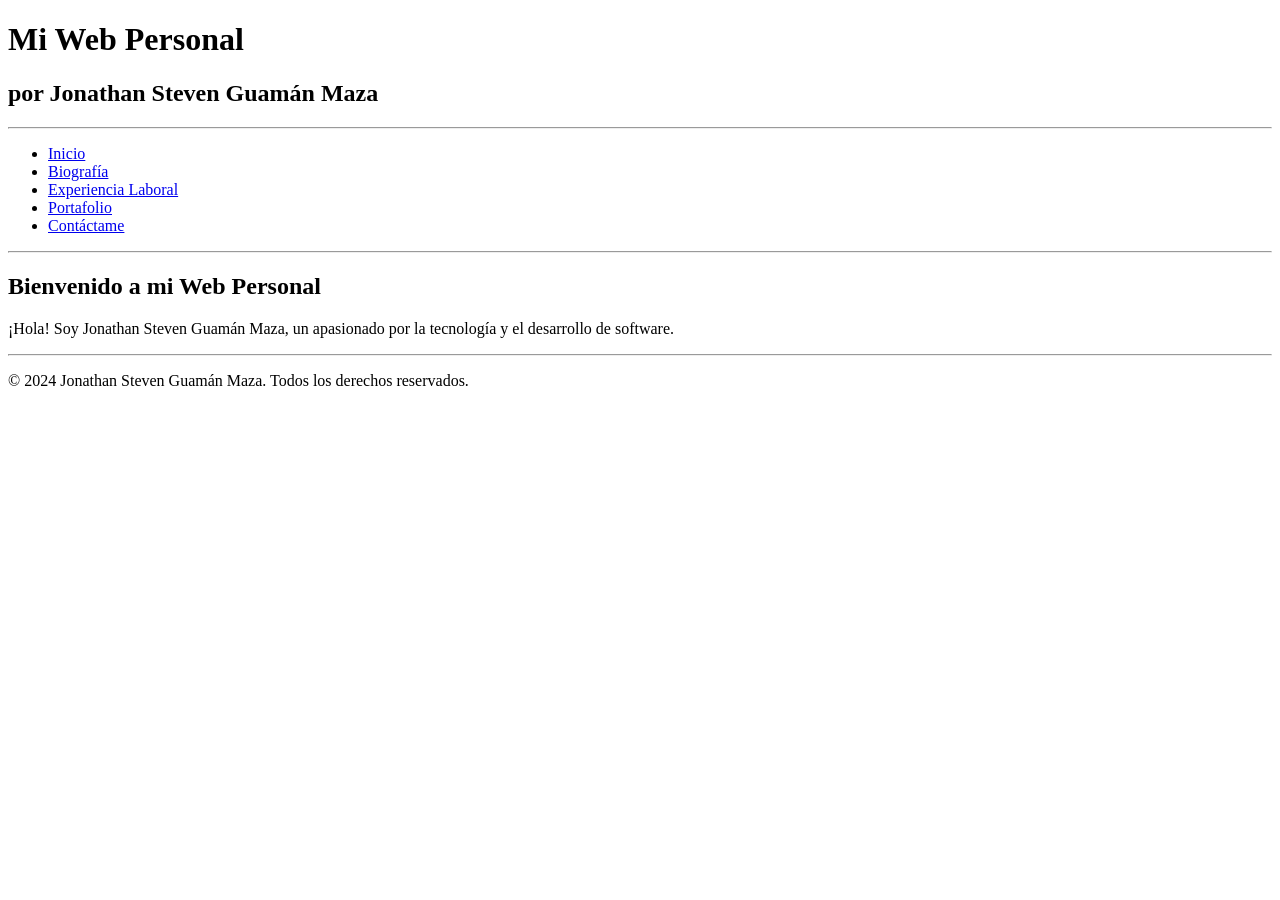
<file: 1_index.html>
<!DOCTYPE html>
<html lang="en">
<head>
    <meta charset="UTF-8">
    <meta name="viewport" content="width=device-width, initial-scale=1.0">
    <title>Document</title>
</head>
<body>
    <header>
        <h1>Mi Web Personal</h1>
        <h2>por Jonathan Steven Guamán Maza</h2>
    </header>
    <hr>
    <aside>
        <ul>
            <li><a href="1_index.html">Inicio</a></li>
            <li><a href="2_quienSoy.html">Biografía</a></li>
            <li><a href="3_experienciaLab.html">Experiencia Laboral</a></li>
            <li><a href="4_portafolio.html">Portafolio</a></li>
            <li><a href="5_contactame.html">Contáctame</a></li>
        </ul>
    </aside>
    <hr>
    <section>
        <h2>Bienvenido a mi Web Personal</h2>
        <p>¡Hola! Soy Jonathan Steven Guamán Maza, un apasionado por la tecnología y el desarrollo de software.</p>
    </section>
</body>
<footer>
    <hr>
    <p>&copy; 2024 Jonathan Steven Guamán Maza. Todos los derechos reservados.</p>
</footer>
</html>
</file>
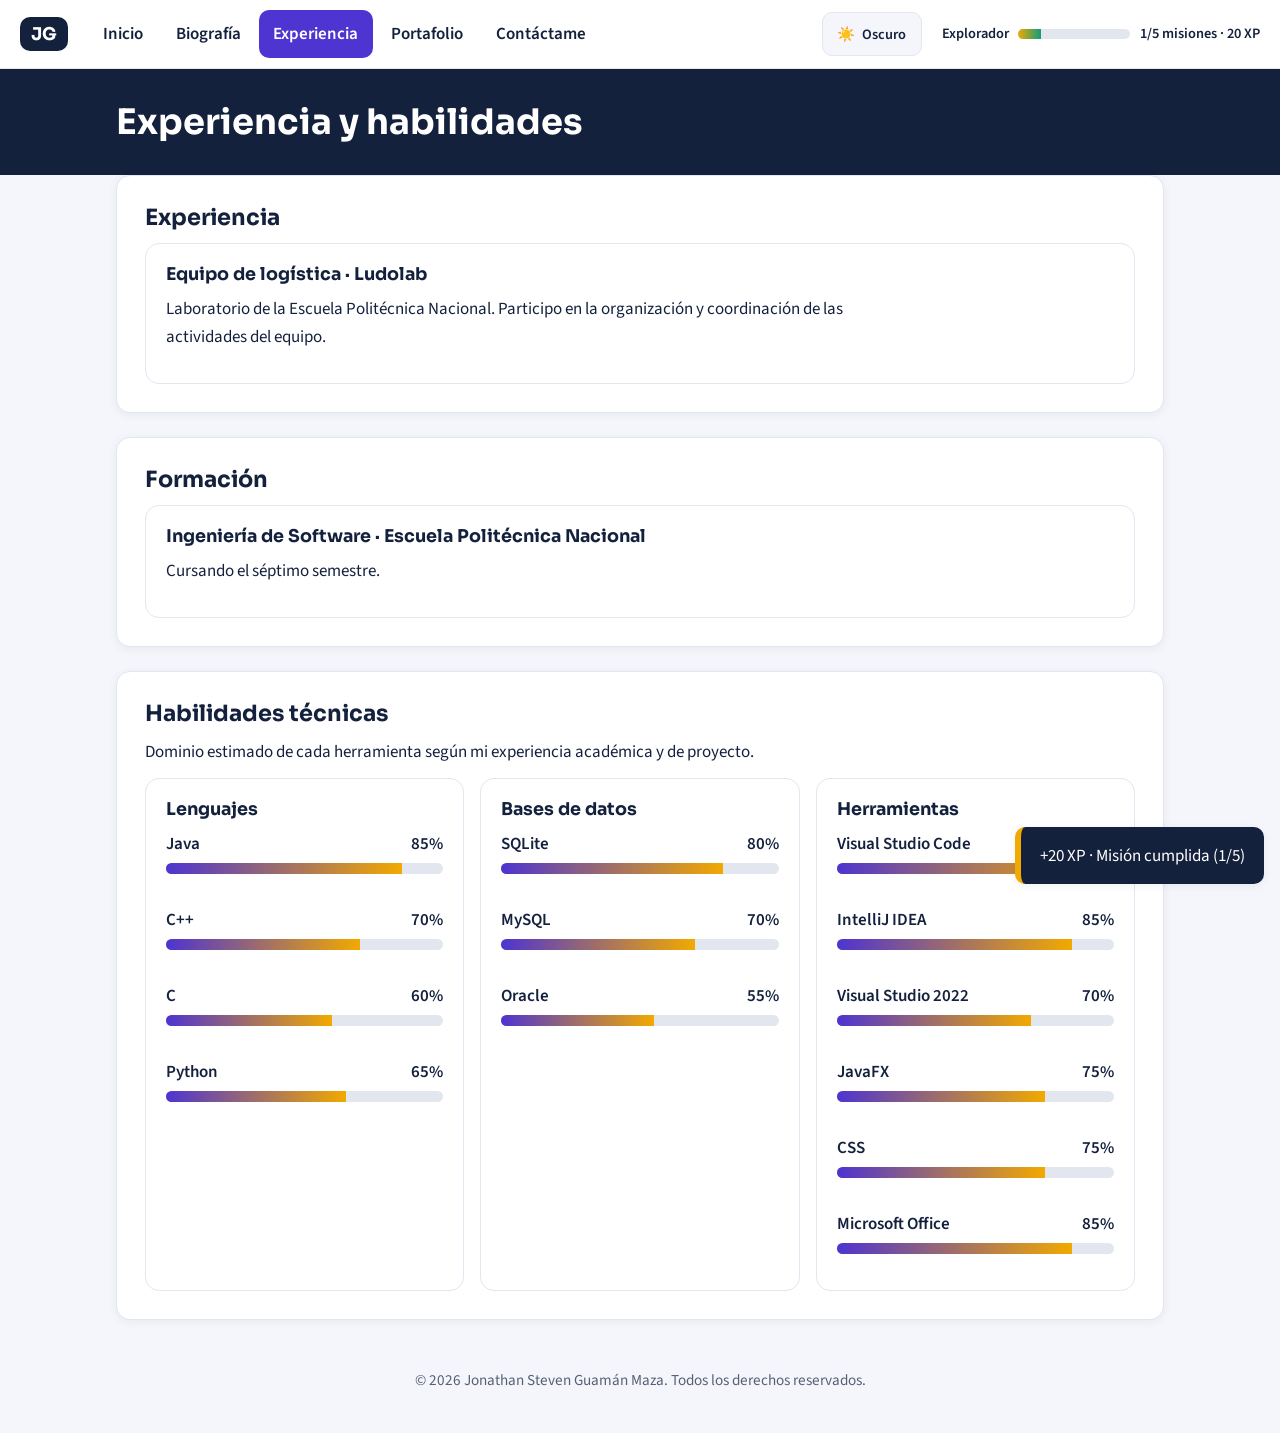
<file: 3_experienciaLab.html>
<!DOCTYPE html>
<html lang="es">
<head>
<meta charset="UTF-8">
<meta name="viewport" content="width=device-width, initial-scale=1.0">
<title>Experiencia y habilidades | Jonathan Guamán</title>
<meta name="description" content="Experiencia y habilidades técnicas de Jonathan Steven Guamán Maza, estudiante de Ingeniería de Software en la EPN.">
<link rel="preconnect" href="https://fonts.googleapis.com">
<link rel="preconnect" href="https://fonts.gstatic.com" crossorigin>
<link rel="stylesheet" href="https://fonts.googleapis.com/css2?family=Sora:wght@600;700&family=Source+Sans+3:wght@400;600&display=swap">
<link rel="stylesheet" href="css/estilos.css">
<script>try{document.documentElement.setAttribute("data-theme",localStorage.getItem("jg-tema")||(window.matchMedia("(prefers-color-scheme: dark)").matches?"dark":"light"))}catch(e){}</script>
</head>
<body data-visit="exp">
<a class="skip" href="#contenido">Saltar al contenido</a>
<header class="top">
<a class="brand" href="index.html" aria-label="Inicio">JG</a>
<nav aria-label="Principal"><a href="index.html">Inicio</a><a href="quienSoy.html">Biografía</a><a href="3_experienciaLab.html" aria-current="page">Experiencia</a><a href="portafolio.html">Portafolio</a><a href="contactame.html">Contáctame</a></nav>
<button class="theme-toggle" type="button" aria-pressed="false" aria-label="Cambiar a modo oscuro"><span aria-hidden="true" class="ico-sun">☀️</span><span aria-hidden="true" class="ico-moon">🌙</span><span class="toggle-text">Oscuro</span></button>
<div class="xp" aria-live="polite"><span class="xp-title">Visitante</span><div class="bar"><i></i></div><span class="xp-count">0/5 misiones · 0 XP</span></div>
</header>
<div class="page-title"><div class="wrap"><h1>Experiencia y habilidades</h1></div></div>
<main class="wrap" id="contenido">
<section>
<h2>Experiencia</h2>
<div class="card">
<h3>Equipo de logística · Ludolab</h3>
<p>Laboratorio de la Escuela Politécnica Nacional. Participo en la organización y coordinación de las actividades del equipo.</p>
</div>
</section>
<section>
<h2>Formación</h2>
<div class="card">
<h3>Ingeniería de Software · Escuela Politécnica Nacional</h3>
<p>Cursando el séptimo semestre.</p>
</div>
</section>
<section>
<h2>Habilidades técnicas</h2>
<p>Dominio estimado de cada herramienta según mi experiencia académica y de proyecto.</p>
<div class="grid">
<div class="card">
<h3>Lenguajes</h3>
<ul class="skills-list">
<li class="progress-block"><div class="progress-head"><span>Java</span><span>85%</span></div><div class="track" role="progressbar" aria-valuenow="85" aria-valuemin="0" aria-valuemax="100" aria-label="Java: 85%"><i data-value="85"></i></div></li>
<li class="progress-block"><div class="progress-head"><span>C++</span><span>70%</span></div><div class="track" role="progressbar" aria-valuenow="70" aria-valuemin="0" aria-valuemax="100" aria-label="C++: 70%"><i data-value="70"></i></div></li>
<li class="progress-block"><div class="progress-head"><span>C</span><span>60%</span></div><div class="track" role="progressbar" aria-valuenow="60" aria-valuemin="0" aria-valuemax="100" aria-label="C: 60%"><i data-value="60"></i></div></li>
<li class="progress-block"><div class="progress-head"><span>Python</span><span>65%</span></div><div class="track" role="progressbar" aria-valuenow="65" aria-valuemin="0" aria-valuemax="100" aria-label="Python: 65%"><i data-value="65"></i></div></li>
</ul>
</div>
<div class="card">
<h3>Bases de datos</h3>
<ul class="skills-list">
<li class="progress-block"><div class="progress-head"><span>SQLite</span><span>80%</span></div><div class="track" role="progressbar" aria-valuenow="80" aria-valuemin="0" aria-valuemax="100" aria-label="SQLite: 80%"><i data-value="80"></i></div></li>
<li class="progress-block"><div class="progress-head"><span>MySQL</span><span>70%</span></div><div class="track" role="progressbar" aria-valuenow="70" aria-valuemin="0" aria-valuemax="100" aria-label="MySQL: 70%"><i data-value="70"></i></div></li>
<li class="progress-block"><div class="progress-head"><span>Oracle</span><span>55%</span></div><div class="track" role="progressbar" aria-valuenow="55" aria-valuemin="0" aria-valuemax="100" aria-label="Oracle: 55%"><i data-value="55"></i></div></li>
</ul>
</div>
<div class="card">
<h3>Herramientas</h3>
<ul class="skills-list">
<li class="progress-block"><div class="progress-head"><span>Visual Studio Code</span><span>90%</span></div><div class="track" role="progressbar" aria-valuenow="90" aria-valuemin="0" aria-valuemax="100" aria-label="Visual Studio Code: 90%"><i data-value="90"></i></div></li>
<li class="progress-block"><div class="progress-head"><span>IntelliJ IDEA</span><span>85%</span></div><div class="track" role="progressbar" aria-valuenow="85" aria-valuemin="0" aria-valuemax="100" aria-label="IntelliJ IDEA: 85%"><i data-value="85"></i></div></li>
<li class="progress-block"><div class="progress-head"><span>Visual Studio 2022</span><span>70%</span></div><div class="track" role="progressbar" aria-valuenow="70" aria-valuemin="0" aria-valuemax="100" aria-label="Visual Studio 2022: 70%"><i data-value="70"></i></div></li>
<li class="progress-block"><div class="progress-head"><span>JavaFX</span><span>75%</span></div><div class="track" role="progressbar" aria-valuenow="75" aria-valuemin="0" aria-valuemax="100" aria-label="JavaFX: 75%"><i data-value="75"></i></div></li>
<li class="progress-block"><div class="progress-head"><span>CSS</span><span>75%</span></div><div class="track" role="progressbar" aria-valuenow="75" aria-valuemin="0" aria-valuemax="100" aria-label="CSS: 75%"><i data-value="75"></i></div></li>
<li class="progress-block"><div class="progress-head"><span>Microsoft Office</span><span>85%</span></div><div class="track" role="progressbar" aria-valuenow="85" aria-valuemin="0" aria-valuemax="100" aria-label="Microsoft Office: 85%"><i data-value="85"></i></div></li>
</ul>
</div>
</div>
</section>
</main>
<footer>&copy; 2026 Jonathan Steven Guamán Maza. Todos los derechos reservados.</footer>
<script src="js/script.js"></script>
</body>
</html>
</file>
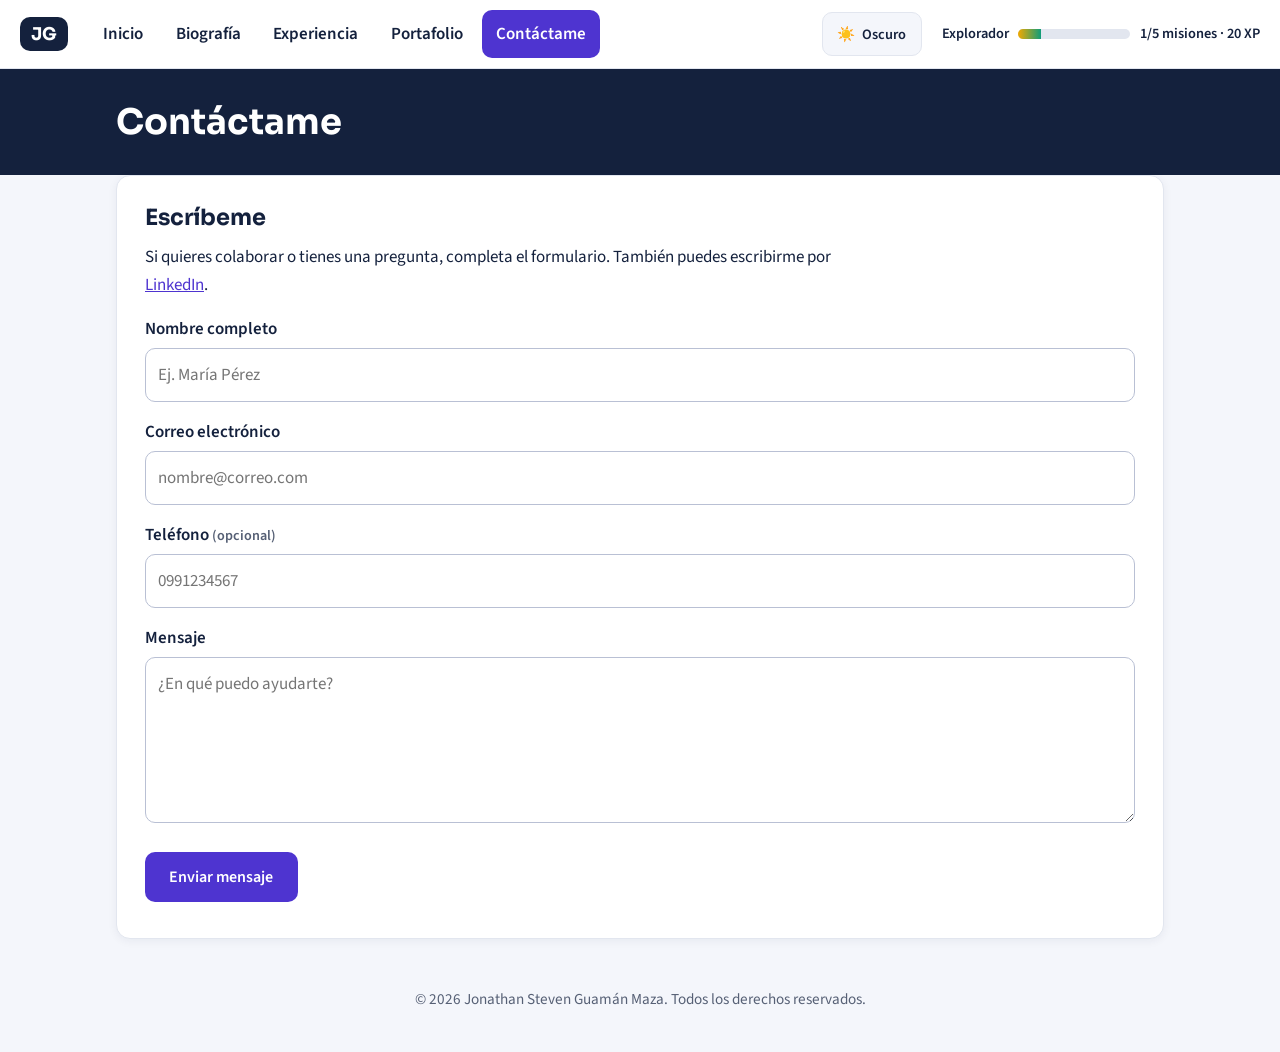
<file: contactame.html>
<!DOCTYPE html>
<html lang="es">
<head>
<meta charset="UTF-8">
<meta name="viewport" content="width=device-width, initial-scale=1.0">
<title>Contáctame | Jonathan Guamán</title>
<meta name="description" content="Formulario de contacto de Jonathan Steven Guamán Maza, estudiante de Ingeniería de Software en la EPN.">
<link rel="preconnect" href="https://fonts.googleapis.com">
<link rel="preconnect" href="https://fonts.gstatic.com" crossorigin>
<link rel="stylesheet" href="https://fonts.googleapis.com/css2?family=Sora:wght@600;700&family=Source+Sans+3:wght@400;600&display=swap">
<link rel="stylesheet" href="css/estilos.css">
<script>try{document.documentElement.setAttribute("data-theme",localStorage.getItem("jg-tema")||(window.matchMedia("(prefers-color-scheme: dark)").matches?"dark":"light"))}catch(e){}</script>
</head>
<body>
<a class="skip" href="#contenido">Saltar al contenido</a>
<header class="top">
<a class="brand" href="index.html" aria-label="Inicio">JG</a>
<nav aria-label="Principal"><a href="index.html">Inicio</a><a href="quienSoy.html">Biografía</a><a href="experienciaLab.html">Experiencia</a><a href="portafolio.html">Portafolio</a><a href="contactame.html" aria-current="page">Contáctame</a></nav>
<button class="theme-toggle" type="button" aria-pressed="false" aria-label="Cambiar a modo oscuro"><span aria-hidden="true" class="ico-sun">☀️</span><span aria-hidden="true" class="ico-moon">🌙</span><span class="toggle-text">Oscuro</span></button>
<div class="xp" aria-live="polite"><span class="xp-title">Visitante</span><div class="bar"><i></i></div><span class="xp-count">0/5 misiones · 0 XP</span></div>
</header>
<div class="page-title"><div class="wrap"><h1>Contáctame</h1></div></div>
<main class="wrap" id="contenido">
<section>
<h2>Escríbeme</h2>
<p>Si quieres colaborar o tienes una pregunta, completa el formulario. También puedes escribirme por <a href="https://www.linkedin.com/in/jonathan-guam%C3%A1n-b3a372326" target="_blank" rel="noopener" data-mission-click="linkedin">LinkedIn</a>.</p>
<form action="https://formsubmit.co/jonathanbatalla24@hotmail.com" method="POST">
<label for="name">Nombre completo</label>
<input type="text" id="name" name="name" required autocomplete="name" placeholder="Ej. María Pérez">
<label for="email">Correo electrónico</label>
<input type="email" id="email" name="email" required autocomplete="email" placeholder="nombre@correo.com">
<label for="telefono">Teléfono <small>(opcional)</small></label>
<input type="tel" id="telefono" name="telefono" autocomplete="tel" inputmode="tel" pattern="[0-9 +()\-]{7,15}" placeholder="0991234567" title="Solo números, espacios y +, entre 7 y 15 caracteres">
<label for="message">Mensaje</label>
<textarea id="message" name="message" rows="5" required placeholder="¿En qué puedo ayudarte?"></textarea>
<button class="btn btn-dark" type="submit">Enviar mensaje</button>
</form>
</section>
</main>
<footer>&copy; 2026 Jonathan Steven Guamán Maza. Todos los derechos reservados.</footer>
<script src="js/script.js"></script>
</body>
</html>
</file>
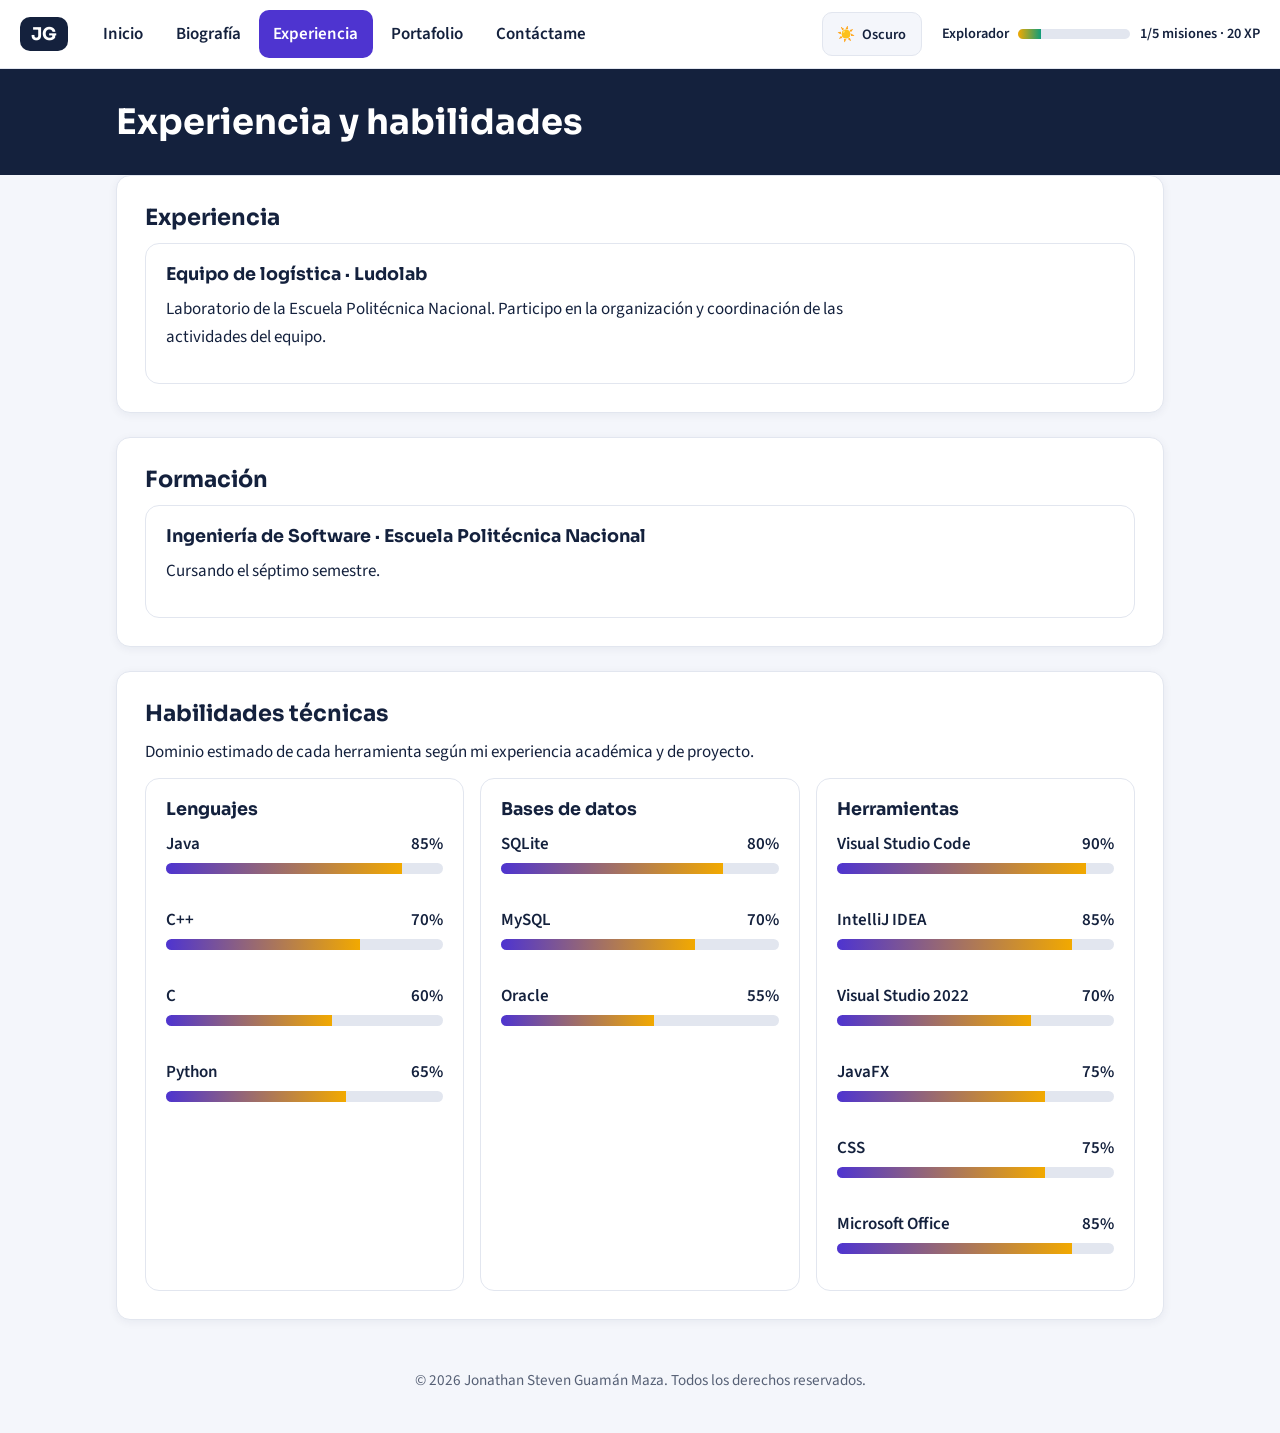
<file: experienciaLab.html>
<!DOCTYPE html>
<html lang="es">
<head>
<meta charset="UTF-8">
<meta name="viewport" content="width=device-width, initial-scale=1.0">
<title>Experiencia y habilidades | Jonathan Guamán</title>
<meta name="description" content="Experiencia y habilidades técnicas de Jonathan Steven Guamán Maza, estudiante de Ingeniería de Software en la EPN.">
<link rel="preconnect" href="https://fonts.googleapis.com">
<link rel="preconnect" href="https://fonts.gstatic.com" crossorigin>
<link rel="stylesheet" href="https://fonts.googleapis.com/css2?family=Sora:wght@600;700&family=Source+Sans+3:wght@400;600&display=swap">
<link rel="stylesheet" href="css/estilos.css">
<script>try{document.documentElement.setAttribute("data-theme",localStorage.getItem("jg-tema")||(window.matchMedia("(prefers-color-scheme: dark)").matches?"dark":"light"))}catch(e){}</script>
</head>
<body data-visit="exp">
<a class="skip" href="#contenido">Saltar al contenido</a>
<header class="top">
<a class="brand" href="index.html" aria-label="Inicio">JG</a>
<nav aria-label="Principal"><a href="index.html">Inicio</a><a href="quienSoy.html">Biografía</a><a href="experienciaLab.html" aria-current="page">Experiencia</a><a href="portafolio.html">Portafolio</a><a href="contactame.html">Contáctame</a></nav>
<button class="theme-toggle" type="button" aria-pressed="false" aria-label="Cambiar a modo oscuro"><span aria-hidden="true" class="ico-sun">☀️</span><span aria-hidden="true" class="ico-moon">🌙</span><span class="toggle-text">Oscuro</span></button>
<div class="xp" aria-live="polite"><span class="xp-title">Visitante</span><div class="bar"><i></i></div><span class="xp-count">0/5 misiones · 0 XP</span></div>
</header>
<div class="page-title"><div class="wrap"><h1>Experiencia y habilidades</h1></div></div>
<main class="wrap" id="contenido">
<section>
<h2>Experiencia</h2>
<div class="card">
<h3>Equipo de logística · Ludolab</h3>
<p>Laboratorio de la Escuela Politécnica Nacional. Participo en la organización y coordinación de las actividades del equipo.</p>
</div>
</section>
<section>
<h2>Formación</h2>
<div class="card">
<h3>Ingeniería de Software · Escuela Politécnica Nacional</h3>
<p>Cursando el séptimo semestre.</p>
</div>
</section>
<section>
<h2>Habilidades técnicas</h2>
<p>Dominio estimado de cada herramienta según mi experiencia académica y de proyecto.</p>
<div class="grid">
<div class="card">
<h3>Lenguajes</h3>
<ul class="skills-list">
<li class="progress-block"><div class="progress-head"><span>Java</span><span>85%</span></div><div class="track" role="progressbar" aria-valuenow="85" aria-valuemin="0" aria-valuemax="100" aria-label="Java: 85%"><i data-value="85"></i></div></li>
<li class="progress-block"><div class="progress-head"><span>C++</span><span>70%</span></div><div class="track" role="progressbar" aria-valuenow="70" aria-valuemin="0" aria-valuemax="100" aria-label="C++: 70%"><i data-value="70"></i></div></li>
<li class="progress-block"><div class="progress-head"><span>C</span><span>60%</span></div><div class="track" role="progressbar" aria-valuenow="60" aria-valuemin="0" aria-valuemax="100" aria-label="C: 60%"><i data-value="60"></i></div></li>
<li class="progress-block"><div class="progress-head"><span>Python</span><span>65%</span></div><div class="track" role="progressbar" aria-valuenow="65" aria-valuemin="0" aria-valuemax="100" aria-label="Python: 65%"><i data-value="65"></i></div></li>
</ul>
</div>
<div class="card">
<h3>Bases de datos</h3>
<ul class="skills-list">
<li class="progress-block"><div class="progress-head"><span>SQLite</span><span>80%</span></div><div class="track" role="progressbar" aria-valuenow="80" aria-valuemin="0" aria-valuemax="100" aria-label="SQLite: 80%"><i data-value="80"></i></div></li>
<li class="progress-block"><div class="progress-head"><span>MySQL</span><span>70%</span></div><div class="track" role="progressbar" aria-valuenow="70" aria-valuemin="0" aria-valuemax="100" aria-label="MySQL: 70%"><i data-value="70"></i></div></li>
<li class="progress-block"><div class="progress-head"><span>Oracle</span><span>55%</span></div><div class="track" role="progressbar" aria-valuenow="55" aria-valuemin="0" aria-valuemax="100" aria-label="Oracle: 55%"><i data-value="55"></i></div></li>
</ul>
</div>
<div class="card">
<h3>Herramientas</h3>
<ul class="skills-list">
<li class="progress-block"><div class="progress-head"><span>Visual Studio Code</span><span>90%</span></div><div class="track" role="progressbar" aria-valuenow="90" aria-valuemin="0" aria-valuemax="100" aria-label="Visual Studio Code: 90%"><i data-value="90"></i></div></li>
<li class="progress-block"><div class="progress-head"><span>IntelliJ IDEA</span><span>85%</span></div><div class="track" role="progressbar" aria-valuenow="85" aria-valuemin="0" aria-valuemax="100" aria-label="IntelliJ IDEA: 85%"><i data-value="85"></i></div></li>
<li class="progress-block"><div class="progress-head"><span>Visual Studio 2022</span><span>70%</span></div><div class="track" role="progressbar" aria-valuenow="70" aria-valuemin="0" aria-valuemax="100" aria-label="Visual Studio 2022: 70%"><i data-value="70"></i></div></li>
<li class="progress-block"><div class="progress-head"><span>JavaFX</span><span>75%</span></div><div class="track" role="progressbar" aria-valuenow="75" aria-valuemin="0" aria-valuemax="100" aria-label="JavaFX: 75%"><i data-value="75"></i></div></li>
<li class="progress-block"><div class="progress-head"><span>CSS</span><span>75%</span></div><div class="track" role="progressbar" aria-valuenow="75" aria-valuemin="0" aria-valuemax="100" aria-label="CSS: 75%"><i data-value="75"></i></div></li>
<li class="progress-block"><div class="progress-head"><span>Microsoft Office</span><span>85%</span></div><div class="track" role="progressbar" aria-valuenow="85" aria-valuemin="0" aria-valuemax="100" aria-label="Microsoft Office: 85%"><i data-value="85"></i></div></li>
</ul>
</div>
</div>
</section>
</main>
<footer>&copy; 2026 Jonathan Steven Guamán Maza. Todos los derechos reservados.</footer>
<script src="js/script.js"></script>
</body>
</html>
</file>
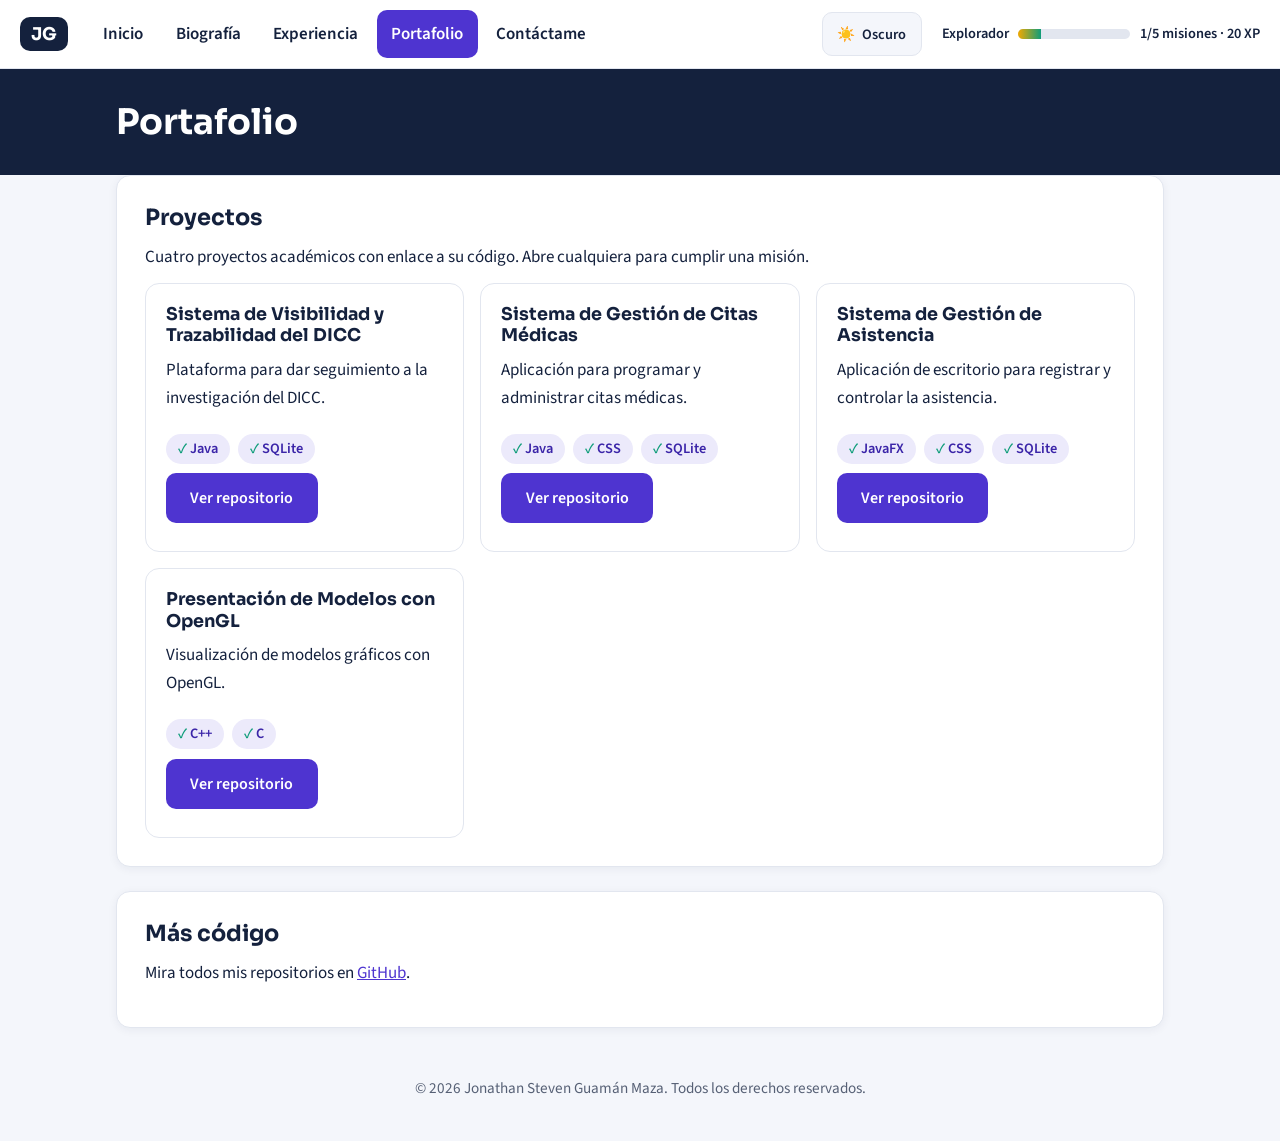
<file: portafolio.html>
<!DOCTYPE html>
<html lang="es">
<head>
<meta charset="UTF-8">
<meta name="viewport" content="width=device-width, initial-scale=1.0">
<title>Portafolio | Jonathan Guamán</title>
<meta name="description" content="Proyectos académicos de Jonathan Steven Guamán Maza, estudiante de Ingeniería de Software en la EPN.">
<link rel="preconnect" href="https://fonts.googleapis.com">
<link rel="preconnect" href="https://fonts.gstatic.com" crossorigin>
<link rel="stylesheet" href="https://fonts.googleapis.com/css2?family=Sora:wght@600;700&family=Source+Sans+3:wght@400;600&display=swap">
<link rel="stylesheet" href="css/estilos.css">
<script>try{document.documentElement.setAttribute("data-theme",localStorage.getItem("jg-tema")||(window.matchMedia("(prefers-color-scheme: dark)").matches?"dark":"light"))}catch(e){}</script>
</head>
<body>
<a class="skip" href="#contenido">Saltar al contenido</a>
<header class="top">
<a class="brand" href="index.html" aria-label="Inicio">JG</a>
<nav aria-label="Principal"><a href="index.html">Inicio</a><a href="quienSoy.html">Biografía</a><a href="experienciaLab.html">Experiencia</a><a href="portafolio.html" aria-current="page">Portafolio</a><a href="contactame.html">Contáctame</a></nav>
<button class="theme-toggle" type="button" aria-pressed="false" aria-label="Cambiar a modo oscuro"><span aria-hidden="true" class="ico-sun">☀️</span><span aria-hidden="true" class="ico-moon">🌙</span><span class="toggle-text">Oscuro</span></button>
<div class="xp" aria-live="polite"><span class="xp-title">Visitante</span><div class="bar"><i></i></div><span class="xp-count">0/5 misiones · 0 XP</span></div>
</header>
<div class="page-title"><div class="wrap"><h1>Portafolio</h1></div></div>
<main class="wrap" id="contenido">
<section>
<h2>Proyectos</h2>
<p>Cuatro proyectos académicos con enlace a su código. Abre cualquiera para cumplir una misión.</p>
<div class="grid">
<article class="card">
<h3>Sistema de Visibilidad y Trazabilidad del DICC</h3>
<p>Plataforma para dar seguimiento a la investigación del DICC.</p>
<ul class="chips"><li>Java</li><li>SQLite</li></ul>
<a class="btn btn-dark" href="https://github.com/htelracs08/Sistema-de-Visibilidad-y-Trazabilidad-de-Investigaci-n-DICC.git" target="_blank" rel="noopener" data-mission-click="proyecto">Ver repositorio</a>
</article>
<article class="card">
<h3>Sistema de Gestión de Citas Médicas</h3>
<p>Aplicación para programar y administrar citas médicas.</p>
<ul class="chips"><li>Java</li><li>CSS</li><li>SQLite</li></ul>
<a class="btn btn-dark" href="https://github.com/JonathanGuaman2004/GR03_1BT3_622_26A.git" target="_blank" rel="noopener" data-mission-click="proyecto">Ver repositorio</a>
</article>
<article class="card">
<h3>Sistema de Gestión de Asistencia</h3>
<p>Aplicación de escritorio para registrar y controlar la asistencia.</p>
<ul class="chips"><li>JavaFX</li><li>CSS</li><li>SQLite</li></ul>
<a class="btn btn-dark" href="https://github.com/JonathanGuaman2004/Human_Schedule_Grupo3.git" target="_blank" rel="noopener" data-mission-click="proyecto">Ver repositorio</a>
</article>
<article class="card">
<h3>Presentación de Modelos con OpenGL</h3>
<p>Visualización de modelos gráficos con OpenGL.</p>
<ul class="chips"><li>C++</li><li>C</li></ul>
<a class="btn btn-dark" href="https://github.com/Chauca-Aaron48/2025B_GR2SW_GR5.git" target="_blank" rel="noopener" data-mission-click="proyecto">Ver repositorio</a>
</article>
</div>
</section>
<section>
<h2>Más código</h2>
<p>Mira todos mis repositorios en <a href="https://github.com/JonathanGuaman2004" target="_blank" rel="noopener">GitHub</a>.</p>
</section>
</main>
<footer>&copy; 2026 Jonathan Steven Guamán Maza. Todos los derechos reservados.</footer>
<script src="js/script.js"></script>
</body>
</html>
</file>
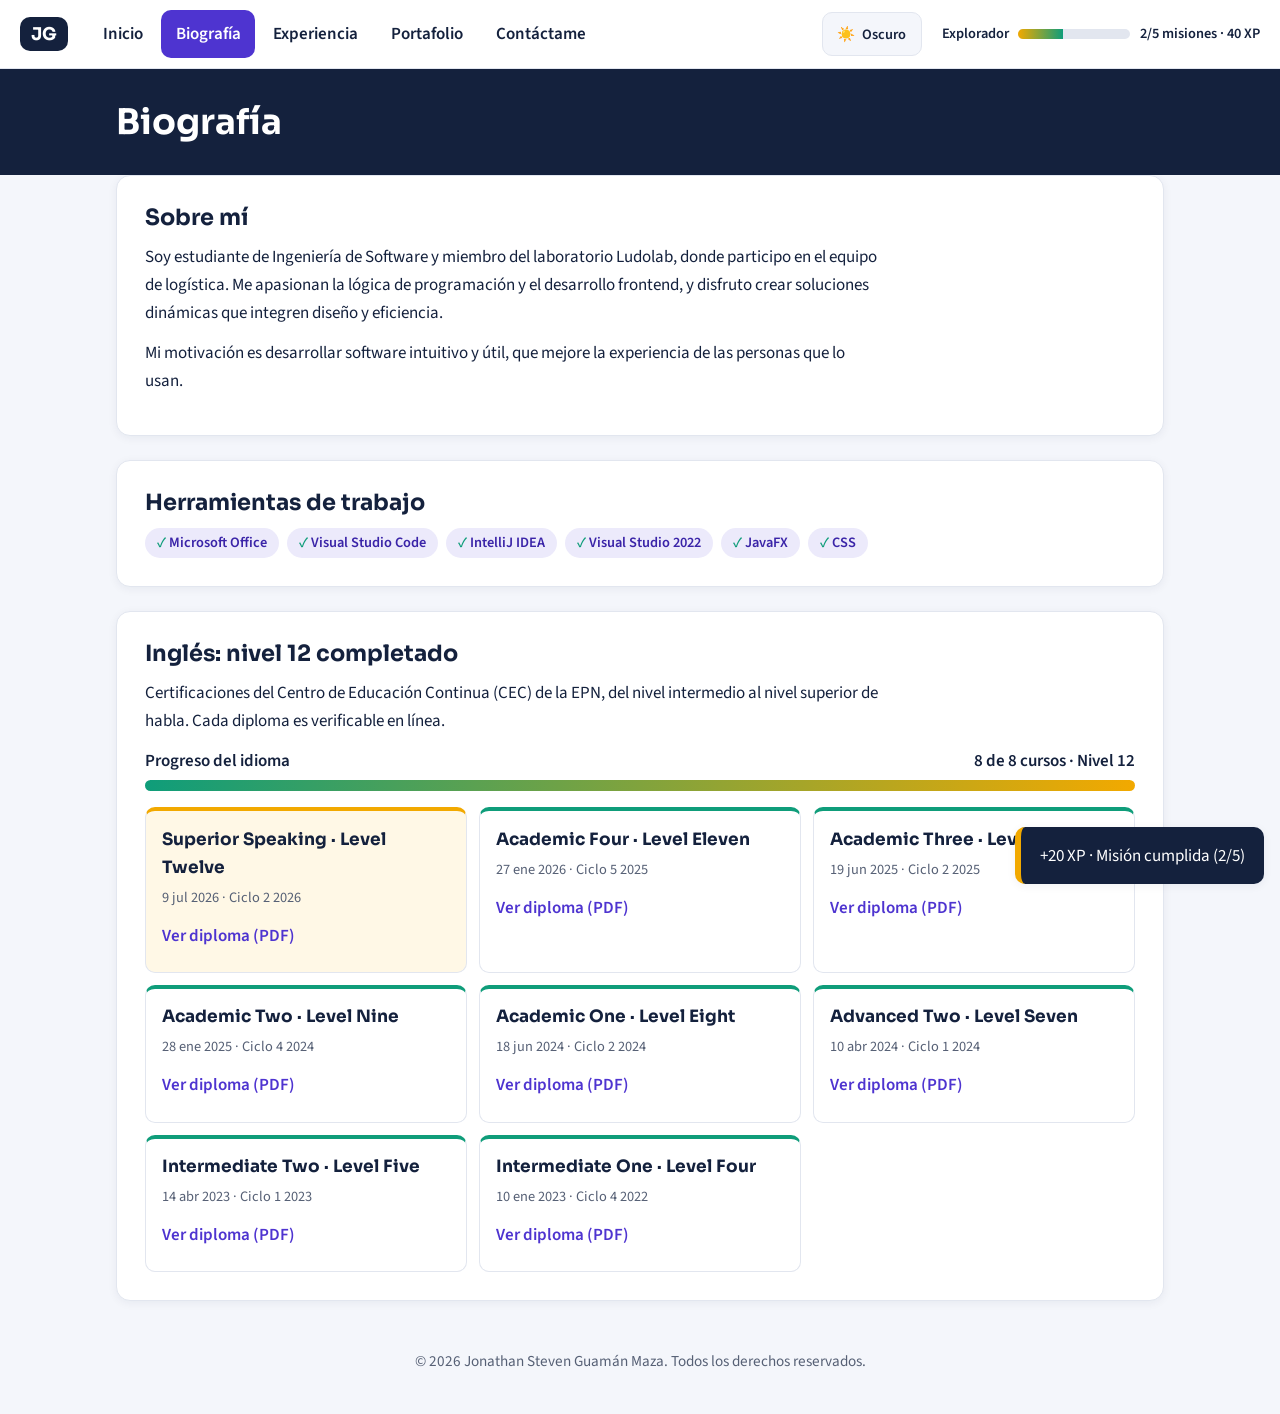
<file: quienSoy.html>
<!DOCTYPE html>
<html lang="es">
<head>
<meta charset="UTF-8">
<meta name="viewport" content="width=device-width, initial-scale=1.0">
<title>Biografía | Jonathan Guamán</title>
<meta name="description" content="Biografía de Jonathan Steven Guamán Maza, estudiante de Ingeniería de Software en la EPN.">
<link rel="preconnect" href="https://fonts.googleapis.com">
<link rel="preconnect" href="https://fonts.gstatic.com" crossorigin>
<link rel="stylesheet" href="https://fonts.googleapis.com/css2?family=Sora:wght@600;700&family=Source+Sans+3:wght@400;600&display=swap">
<link rel="stylesheet" href="css/estilos.css">
<script>try{document.documentElement.setAttribute("data-theme",localStorage.getItem("jg-tema")||(window.matchMedia("(prefers-color-scheme: dark)").matches?"dark":"light"))}catch(e){}</script>
</head>
<body data-visit="bio">
<a class="skip" href="#contenido">Saltar al contenido</a>
<header class="top">
<a class="brand" href="index.html" aria-label="Inicio">JG</a>
<nav aria-label="Principal"><a href="index.html">Inicio</a><a href="quienSoy.html" aria-current="page">Biografía</a><a href="experienciaLab.html">Experiencia</a><a href="portafolio.html">Portafolio</a><a href="contactame.html">Contáctame</a></nav>
<button class="theme-toggle" type="button" aria-pressed="false" aria-label="Cambiar a modo oscuro"><span aria-hidden="true" class="ico-sun">☀️</span><span aria-hidden="true" class="ico-moon">🌙</span><span class="toggle-text">Oscuro</span></button>
<div class="xp" aria-live="polite"><span class="xp-title">Visitante</span><div class="bar"><i></i></div><span class="xp-count">0/5 misiones · 0 XP</span></div>
</header>
<div class="page-title"><div class="wrap"><h1>Biografía</h1></div></div>
<main class="wrap" id="contenido">
<section>
<h2>Sobre mí</h2>
<p>Soy estudiante de Ingeniería de Software y miembro del laboratorio Ludolab, donde participo en el equipo de logística. Me apasionan la lógica de programación y el desarrollo frontend, y disfruto crear soluciones dinámicas que integren diseño y eficiencia.</p>
<p>Mi motivación es desarrollar software intuitivo y útil, que mejore la experiencia de las personas que lo usan.</p>
</section>
<section>
<h2>Herramientas de trabajo</h2>
<ul class="chips"><li>Microsoft Office</li><li>Visual Studio Code</li><li>IntelliJ IDEA</li><li>Visual Studio 2022</li><li>JavaFX</li><li>CSS</li></ul>
</section>
<section>
<h2>Inglés: nivel 12 completado</h2>
<p>Certificaciones del Centro de Educación Continua (CEC) de la EPN, del nivel intermedio al nivel superior de habla. Cada diploma es verificable en línea.</p>
<div class="progress-block">
<div class="progress-head"><span>Progreso del idioma</span><span>8 de 8 cursos · Nivel 12</span></div>
<div class="track" role="progressbar" aria-valuenow="100" aria-valuemin="0" aria-valuemax="100" aria-label="Progreso del idioma inglés: 100%"><i class="ok" data-value="100"></i></div>
</div>
<ol class="certs">
<li><b>Superior Speaking · Level Twelve</b><span>9 jul 2026 · Ciclo 2 2026</span><a href="https://aps.cec-epn.edu.ec/diplomas/2026/LINGUISTICA/2/diploma_231794_63093-signed.pdf" target="_blank" rel="noopener">Ver diploma (PDF)</a></li>
<li><b>Academic Four · Level Eleven</b><span>27 ene 2026 · Ciclo 5 2025</span><a href="https://aps.cec-epn.edu.ec/diplomas/2025/LINGUISTICA/5/diploma_231794_61607-signed.pdf" target="_blank" rel="noopener">Ver diploma (PDF)</a></li>
<li><b>Academic Three · Level Ten</b><span>19 jun 2025 · Ciclo 2 2025</span><a href="https://aps.cec-epn.edu.ec/diplomas/2025/LINGUISTICA/2/diploma_231794_59327-signed.pdf" target="_blank" rel="noopener">Ver diploma (PDF)</a></li>
<li><b>Academic Two · Level Nine</b><span>28 ene 2025 · Ciclo 4 2024</span><a href="https://aps.cec-epn.edu.ec/diplomas/2024/LINGUISTICA/4/diploma_231794_57469-signed.pdf" target="_blank" rel="noopener">Ver diploma (PDF)</a></li>
<li><b>Academic One · Level Eight</b><span>18 jun 2024 · Ciclo 2 2024</span><a href="https://aps.cec-epn.edu.ec/diplomas/2024/LINGUISTICA/2/diploma_231794_56042-signed.pdf" target="_blank" rel="noopener">Ver diploma (PDF)</a></li>
<li><b>Advanced Two · Level Seven</b><span>10 abr 2024 · Ciclo 1 2024</span><a href="https://aps.cec-epn.edu.ec/diplomas/2024/LINGUISTICA/1/diploma_231794_55102-signed.pdf" target="_blank" rel="noopener">Ver diploma (PDF)</a></li>
<li><b>Intermediate Two · Level Five</b><span>14 abr 2023 · Ciclo 1 2023</span><a href="https://aps.cec-epn.edu.ec/diplomas/2023/LINGUISTICA/1/diploma_231794_51633-signed.pdf" target="_blank" rel="noopener">Ver diploma (PDF)</a></li>
<li><b>Intermediate One · Level Four</b><span>10 ene 2023 · Ciclo 4 2022</span><a href="https://aps.cec-epn.edu.ec/diplomas/2022/LINGUISTICA/4/diploma_231794_50636-signed.pdf" target="_blank" rel="noopener">Ver diploma (PDF)</a></li>
</ol>
</section>
</main>
<footer>&copy; 2026 Jonathan Steven Guamán Maza. Todos los derechos reservados.</footer>
<script src="js/script.js"></script>
</body>
</html>
</file>
<file: css/estilos.css>
/* =========================================================
   Portafolio Jonathan Guamán — Estilos con modo claro/oscuro
   ========================================================= */

/* Tokens: tema claro (por defecto) */
:root{
  --ink:#14213d;          /* texto principal */
  --muted:#566075;        /* texto secundario */
  --bg:#f4f6fb;           /* fondo de página */
  --card:#fff;            /* fondo de tarjetas/secciones */
  --line:#e2e6ef;         /* bordes */
  --brand:#4e34d0;        /* color de marca */
  --brand-d:#3a24a8;      /* marca oscura (hover) */
  --gold:#f2a900;         /* acento / XP */
  --ok:#0f9d7a;           /* éxito */
  --chip-bg:#eceafb;      /* fondo de chips */
  --chip-ink:#3a24a8;     /* texto de chips */
  --solid:#14213d;        /* superficie oscura (hero, marca, toast) */
  --solid-ink:#fff;       /* texto sobre superficie oscura */
  --solid-p:#d5dbea;      /* párrafo sobre superficie oscura */
  --quest-done:#e9f8f3;   /* misión cumplida */
  --quest-line:#b9c0d4;   /* borde de misión / input */
  --step-last:#fff8e6;    /* último nivel (inglés) */
  --input-bg:#fff;        /* fondo de inputs */
  --shadow:0 2px 10px rgba(20,33,61,.06);
  --r:14px;
}

/* Tokens: tema oscuro */
[data-theme="dark"]{
  --ink:#e8ecf7;
  --muted:#a3adc4;
  --bg:#0e1424;
  --card:#161d33;
  --line:#273049;
  --brand:#8f7bff;
  --brand-d:#a997ff;
  --gold:#ffc233;
  --ok:#2ec49b;
  --chip-bg:#241f4d;
  --chip-ink:#c3b8ff;
  --solid:#0a0f1c;
  --solid-ink:#eef2ff;
  --solid-p:#c9d2e8;
  --quest-done:#0f2a24;
  --quest-line:#3a4362;
  --step-last:#2a2313;
  --input-bg:#0e1424;
  --shadow:0 2px 12px rgba(0,0,0,.35);
}

*{margin:0;padding:0;box-sizing:border-box}
html{scroll-behavior:smooth}
body{font-family:"Source Sans 3",Arial,sans-serif;font-size:1.0625rem;line-height:1.65;color:var(--ink);background:var(--bg);transition:background .2s,color .2s}
h1,h2,h3{font-family:Sora,Arial,sans-serif;line-height:1.2}
a{color:var(--brand)}
:focus-visible{outline:3px solid var(--gold);outline-offset:2px}
.wrap{max-width:68rem;margin:0 auto;padding:0 1.25rem}

/* Enlace de salto (accesibilidad) */
.skip{position:absolute;left:-9999px;top:0}
.skip:focus{position:fixed;left:1rem;top:1rem;z-index:30;background:var(--gold);color:#14213d;padding:.7rem 1.2rem;border-radius:10px;font-weight:600;text-decoration:none;box-shadow:var(--shadow)}

/* Barra superior: navegación + progreso + tema */
.top{position:sticky;top:0;z-index:10;background:var(--card);border-bottom:1px solid var(--line);display:flex;flex-wrap:wrap;align-items:center;gap:.5rem 1.25rem;padding:.6rem 1.25rem}
.brand{font:700 1.1rem Sora,Arial,sans-serif;background:var(--solid);color:var(--solid-ink);text-decoration:none;border-radius:10px;padding:.35rem .7rem}
.top nav{display:flex;flex-wrap:wrap;gap:.25rem;flex:1}
.top nav a{color:var(--ink);text-decoration:none;font-weight:600;padding:.65rem .9rem;border-radius:10px;min-height:44px;display:inline-flex;align-items:center;transition:background .15s}
.top nav a:hover{background:var(--bg)}
.top nav a[aria-current=page]{background:var(--brand);color:#fff}
[data-theme="dark"] .top nav a[aria-current=page]{color:#0e1424}

/* Interruptor de tema (Ley de Fitts: área mínima de 44px) */
.theme-toggle{display:inline-flex;align-items:center;justify-content:center;gap:.45rem;min-width:44px;min-height:44px;padding:.5rem .9rem;border:1px solid var(--line);border-radius:10px;background:var(--bg);color:var(--ink);font:600 .9rem "Source Sans 3",Arial,sans-serif;cursor:pointer;transition:border-color .15s,background .15s}
.theme-toggle:hover{border-color:var(--brand)}
.theme-toggle .ico-moon{display:none}
[data-theme="dark"] .theme-toggle .ico-sun{display:none}
[data-theme="dark"] .theme-toggle .ico-moon{display:inline}

/* contador XP */
.xp{display:flex;align-items:center;gap:.6rem;font-size:.9rem;font-weight:600}
.bar{width:7rem;height:.6rem;background:var(--line);border-radius:99px;overflow:hidden}
.bar i{display:block;height:100%;width:0;background:linear-gradient(90deg,var(--gold),var(--ok));transition:width .5s}

/* Portada */
.hero{background:var(--solid);color:var(--solid-ink);padding:3.5rem 0}
.hero .wrap{display:flex;flex-wrap:wrap;align-items:center;gap:2rem}
.portada{width:11rem;height:11rem;border-radius:50%;object-fit:cover;border:5px solid var(--gold)}
.hero h1{font-size:clamp(2rem,5vw,3rem)}
.hero p{max-width:38rem;margin:.75rem 0 1.5rem;color:var(--solid-p)}
.page-title{background:var(--solid);color:var(--solid-ink);padding:2rem 0}
.page-title h1{font-size:clamp(1.6rem,4vw,2.2rem)}
.page-title p{color:var(--solid-p)}

/* Botones (grandes y claros — Ley de Fitts) */
.btn{display:inline-flex;align-items:center;justify-content:center;font:600 1rem "Source Sans 3",Arial,sans-serif;text-decoration:none;padding:.75rem 1.4rem;border-radius:10px;border:2px solid transparent;cursor:pointer;min-height:44px;margin:0 .5rem .5rem 0;transition:background .15s,border-color .15s,color .15s}
.btn-main{background:var(--gold);color:#14213d}
.btn-main:hover{background:#ffc233}
.btn-alt{border-color:var(--solid-ink);color:var(--solid-ink)}
.btn-alt:hover{background:rgba(255,255,255,.15)}
.btn-dark{background:var(--brand);color:#fff}
[data-theme="dark"] .btn-dark{color:#0e1424}
.btn-dark:hover{background:var(--brand-d)}

/* Contenido */
main{padding:2rem 0 3rem}
section{background:var(--card);border:1px solid var(--line);border-radius:var(--r);padding:1.75rem;margin-bottom:1.5rem;box-shadow:var(--shadow)}
section h2{font-size:1.4rem;margin-bottom:.75rem}
section p{max-width:46rem;margin-bottom:.75rem}
.grid{display:grid;grid-template-columns:repeat(auto-fit,minmax(15rem,1fr));gap:1rem}
.card{border:1px solid var(--line);border-radius:var(--r);padding:1.25rem;display:flex;flex-direction:column;gap:.6rem}
.card h3{font-size:1.1rem}
.card .btn{margin-top:auto;align-self:flex-start}
.chips{display:flex;flex-wrap:wrap;gap:.5rem;list-style:none}
.chips li{background:var(--chip-bg);color:var(--chip-ink);font-weight:600;font-size:.9rem;padding:.2rem .75rem;border-radius:99px}
.chips li::before{content:"✓ ";color:var(--ok)}

/* Misiones */
.quest{list-style:none;display:grid;gap:.6rem}
.quest li{display:flex;align-items:center;gap:.75rem;padding:.7rem 1rem;border:1px dashed var(--quest-line);border-radius:10px;transition:border-color .15s,background .15s}
.quest li::before{content:"○";font-size:1.3rem;color:var(--muted)}
.quest li.done{border-style:solid;border-color:var(--ok);background:var(--quest-done)}
.quest li.done::before{content:"✔";color:var(--ok)}

/* Barras de progreso (inglés y habilidades) */
.progress-block{margin-bottom:1rem}
.progress-block .progress-head{display:flex;justify-content:space-between;gap:1rem;font-weight:600;margin-bottom:.3rem}
.progress-block .track{height:.7rem;background:var(--line);border-radius:99px;overflow:hidden}
.progress-block .track i{display:block;height:100%;width:0;background:linear-gradient(90deg,var(--brand),var(--gold));transition:width .8s ease}
.progress-block .track i.ok{background:linear-gradient(90deg,var(--ok),var(--gold))}
.skills-list{list-style:none;display:grid;gap:1rem}

/* Escalera y certificados de inglés */
.steps{list-style:none;display:grid;grid-template-columns:repeat(auto-fit,minmax(11rem,1fr));gap:.75rem}
.steps li{border:1px solid var(--line);border-top:4px solid var(--brand);border-radius:10px;padding:.8rem 1rem}
.steps b{display:block;font-family:Sora,Arial,sans-serif}
.steps span{color:var(--muted);font-size:.9rem}
.certs{list-style:none;display:grid;grid-template-columns:repeat(auto-fit,minmax(16rem,1fr));gap:.75rem}
.certs li{border:1px solid var(--line);border-top:4px solid var(--ok);border-radius:10px;padding:.9rem 1rem;display:flex;flex-direction:column;gap:.25rem}
.certs li:first-child{border-top-color:var(--gold);background:var(--step-last)}
[data-theme="dark"] .certs li:first-child{background:var(--step-last)}
.certs b{font-family:Sora,Arial,sans-serif}
.certs span{color:var(--muted);font-size:.9rem}
.certs a{display:inline-flex;align-items:center;min-height:44px;font-weight:600;text-decoration:none}
.certs a:hover{text-decoration:underline}

/* Formulario */
label{display:block;font-weight:600;margin-top:1rem}
input,textarea{width:100%;font:inherit;padding:.75rem;margin-top:.3rem;border:1px solid var(--quest-line);border-radius:10px;background:var(--input-bg);color:var(--ink)}
input:focus,textarea:focus{border-color:var(--brand)}
small{color:var(--muted)}
form .btn{margin-top:1.25rem}

footer{text-align:center;color:var(--muted);padding:1.5rem 1rem 2.5rem;font-size:.95rem}

/* Aviso flotante de XP */
.toast{position:fixed;right:1rem;bottom:1rem;background:var(--solid);color:var(--solid-ink);padding:.9rem 1.2rem;border-left:6px solid var(--gold);border-radius:10px;max-width:20rem;z-index:20;box-shadow:var(--shadow)}

@media(max-width:40rem){.xp{width:100%}.bar{flex:1}.hero{padding:2.5rem 0}}
@media(prefers-reduced-motion:reduce){*{transition:none!important;scroll-behavior:auto!important}}
</file>
